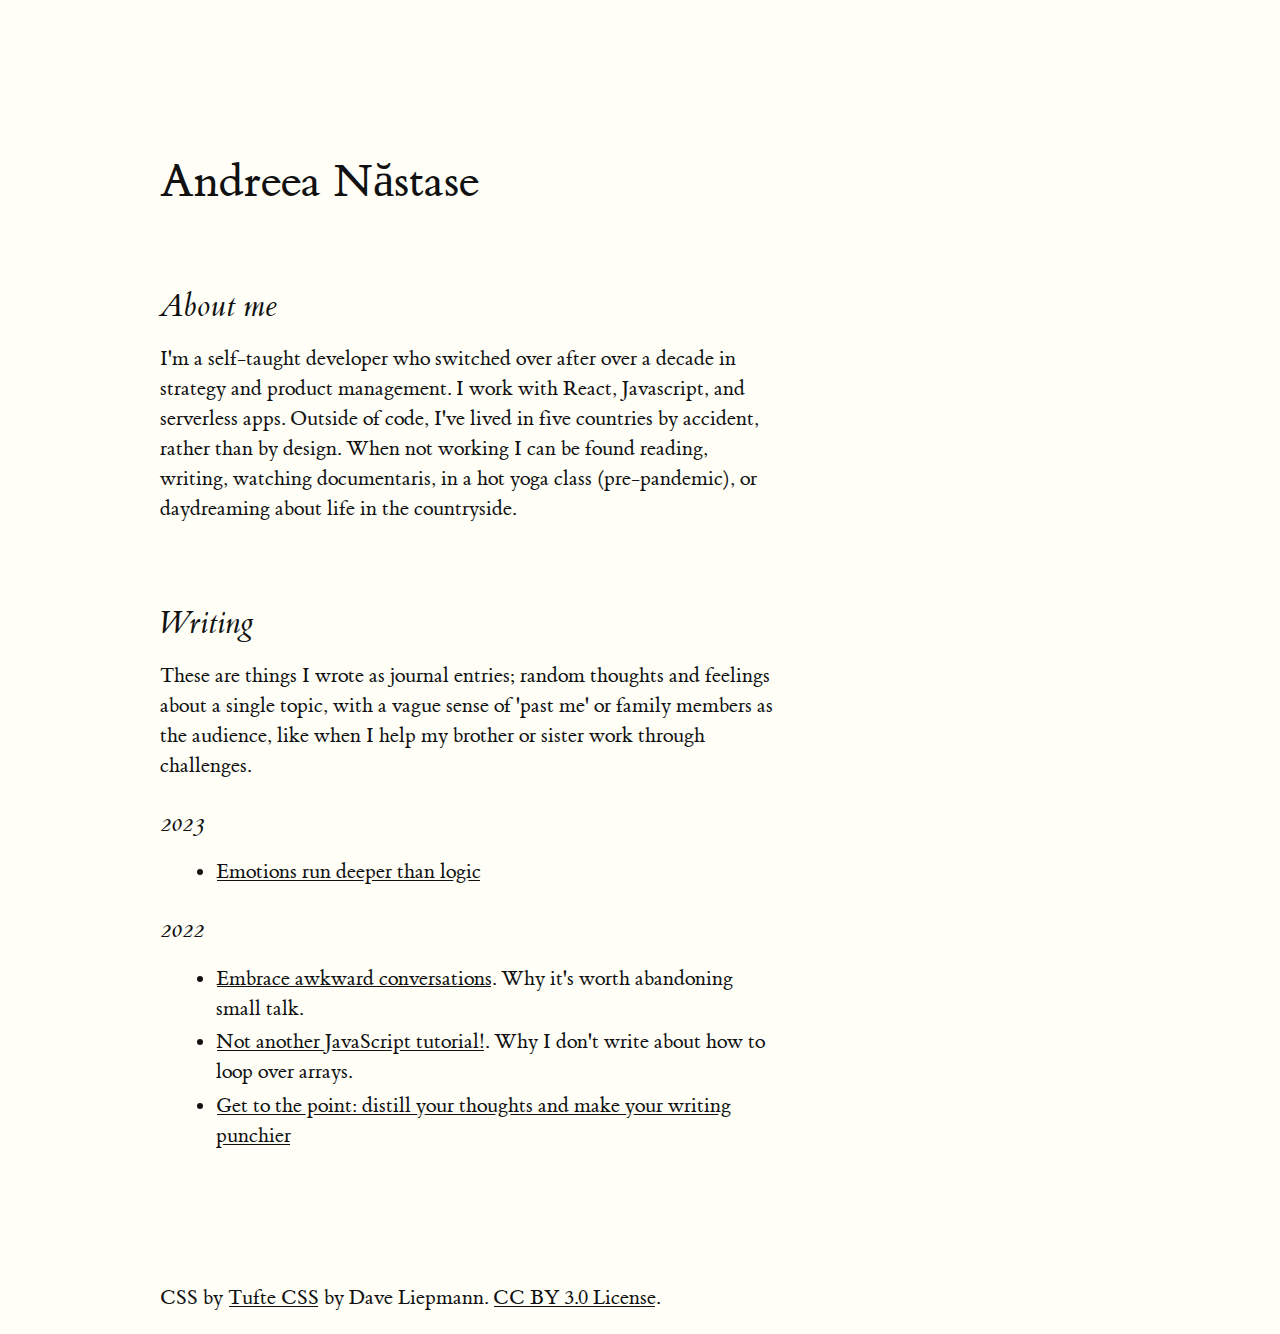
<file: index.html>
<!DOCTYPE html>
<html lang="en">

  <head>
    <meta charset="utf-8" />
    <meta name="viewport" content="width=device-width, initial-scale=1" />
    <link rel="stylesheet" href="css/tufte.css" />
    <title>Andreea Năstase • Software Developer</title>
  </head>

  <body>
    <article>
      <section>
        <h1>Andreea Năstase</h1>
      </section>
      <section>
        <h2>About me</h2>
        <p> I'm a self-taught developer who switched over after over a decade in strategy and
          product management. I work with React, Javascript, and serverless apps. Outside of code,
          I've lived in five countries by accident, rather than by design. When not working I can be
          found reading, writing, watching documentaris, in a hot yoga class (pre-pandemic), or
          daydreaming about life in the countryside. </p>
      </section>
      <section>
        <h2>Writing</h2>
        <p> These are things I wrote as journal entries; random thoughts and feelings about a single
          topic, with a vague sense of 'past me' or family members as the audience, like when I help
          my brother or sister work through challenges. </p>
        <h3>2023</h3>
        <ul>
          <li><a href="https://diemkay.github.io/posts/emotions-trump-logic.html"
              rel="noopener noreferrer">Emotions run deeper than logic</a></li>
        </ul>
        <h3>2022</h3>
        <ul>
          <li><a href="https://diemkay.github.io/posts/embrace-the-awkward.html"
              rel="noopener noreferrer">Embrace awkward conversations</a>. Why it's worth abandoning
            small talk.</li>
          <li><a href="https://diemkay.github.io/posts/not-another-js-tutorial.html"
              rel="noopener noreferrer">Not another JavaScript tutorial!</a>. Why I don't write
            about how to loop over arrays.</li>
          <li><a href="https://diemkay.github.io/posts/get-to-the-point.html"
              rel="noopener noreferrer">Get to the point: distill your thoughts and make your
              writing punchier</a></li>
        </ul>
      </section>
    </article>
    <footer>
      <p class="footer"> CSS by <a href="https://edwardtufte.github.io/tufte-css/">Tufte CSS</a> by
        Dave Liepmann. <a href="https://creativecommons.org/licenses/by/3.0/">CC BY 3.0 License</a>.
      </p>
    </footer>
  </body>

</html>
</file>
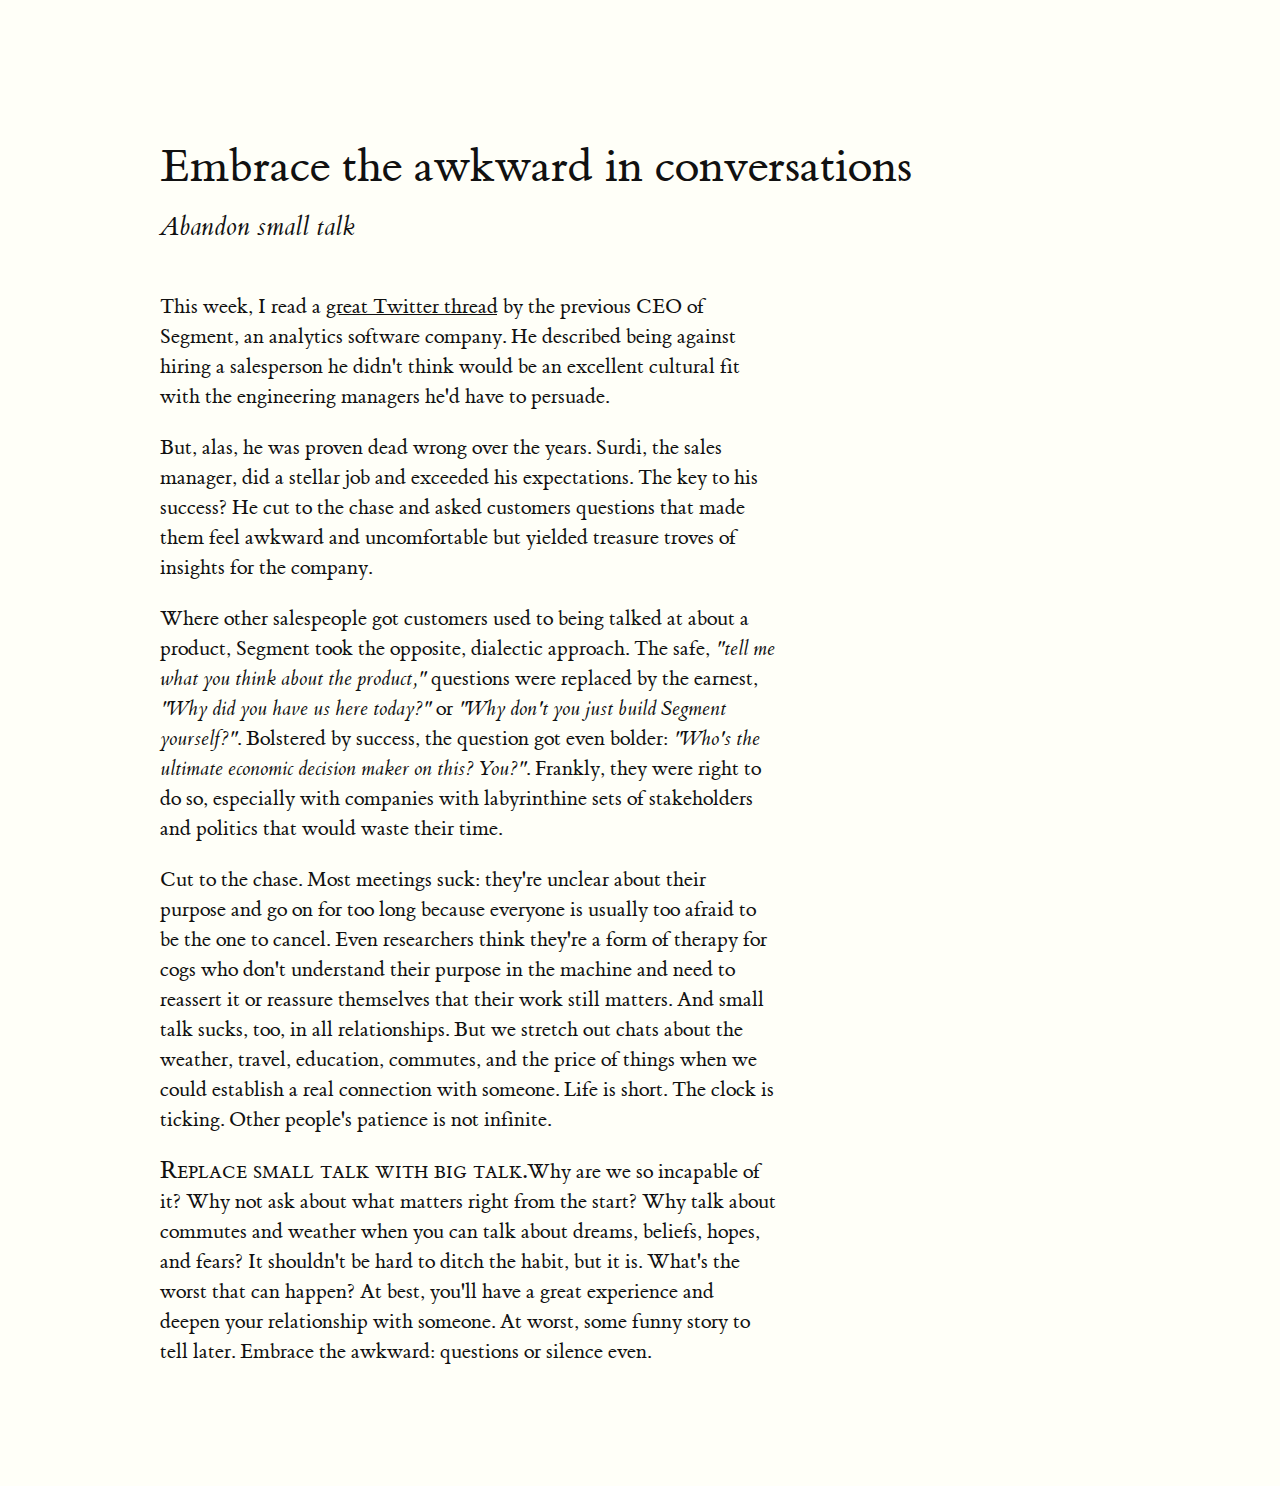
<file: posts/embrace-the-awkward.html>
<!DOCTYPE html>
<html lang="en">

  <head>
    <meta charset="utf-8" />
    <meta name="viewport" content="width=device-width, initial-scale=1" />
    <link rel="stylesheet" href="../css/tufte.css" />
    <title>Embrace the awkward</title>
  </head>

  <body>
    <article>
      <h1>Embrace the awkward in conversations</h1>
      <p class="subtitle">Abandon small talk</p>
      <section>
        <p>This week, I read a <a href="https://twitter.com/reinpk/status/1483476822897668099?s=20"
            target="_blank">great Twitter thread</a> by the previous CEO of Segment, an analytics
          software company. He described being against hiring a salesperson he didn't think would be
          an excellent cultural fit with the engineering managers he'd have to persuade. </p>
        <p>But, alas, he was proven dead wrong over the years. Surdi, the sales manager, did a
          stellar job and exceeded his expectations. The key to his success? He cut to the chase and
          asked customers questions that made them feel awkward and uncomfortable but yielded
          treasure troves of insights for the company.</p>
        <p> Where other salespeople got customers used to being talked at about a product, Segment
          took the opposite, dialectic approach. The safe, <em>"tell me what you think about the
            product,"</em> questions were replaced by the earnest, <em>"Why did you have us here
            today?"</em> or <em>"Why don't you just build Segment yourself?"</em>. Bolstered by
          success, the question got even bolder: <em>"Who's the ultimate economic decision maker on
            this? You?"</em>. Frankly, they were right to do so, especially with companies with
          labyrinthine sets of stakeholders and politics that would waste their time. </p>
        <p>Cut to the chase. Most meetings suck: they're unclear about their purpose and go on for
          too long because everyone is usually too afraid to be the one to cancel. Even researchers
          think they're a form of therapy for cogs who don't understand their purpose in the machine
          and need to reassert it or reassure themselves that their work still matters. And small
          talk sucks, too, in all relationships. But we stretch out chats about the weather, travel,
          education, commutes, and the price of things when we could establish a real connection
          with someone. Life is short. The clock is ticking. Other people's patience is not
          infinite. </p>
        <p><span class="newthought">Replace small talk with big talk.</span>Why are we so incapable
          of it? Why not ask about what matters right from the start? Why talk about commutes and
          weather when you can talk about dreams, beliefs, hopes, and fears? It shouldn't be hard to
          ditch the habit, but it is. What's the worst that can happen? At best, you'll have a great
          experience and deepen your relationship with someone. At worst, some funny story to tell
          later. Embrace the awkward: questions or silence even.</p>
        </p>
      </section>
    </article>
  </body>

</html>
</file>
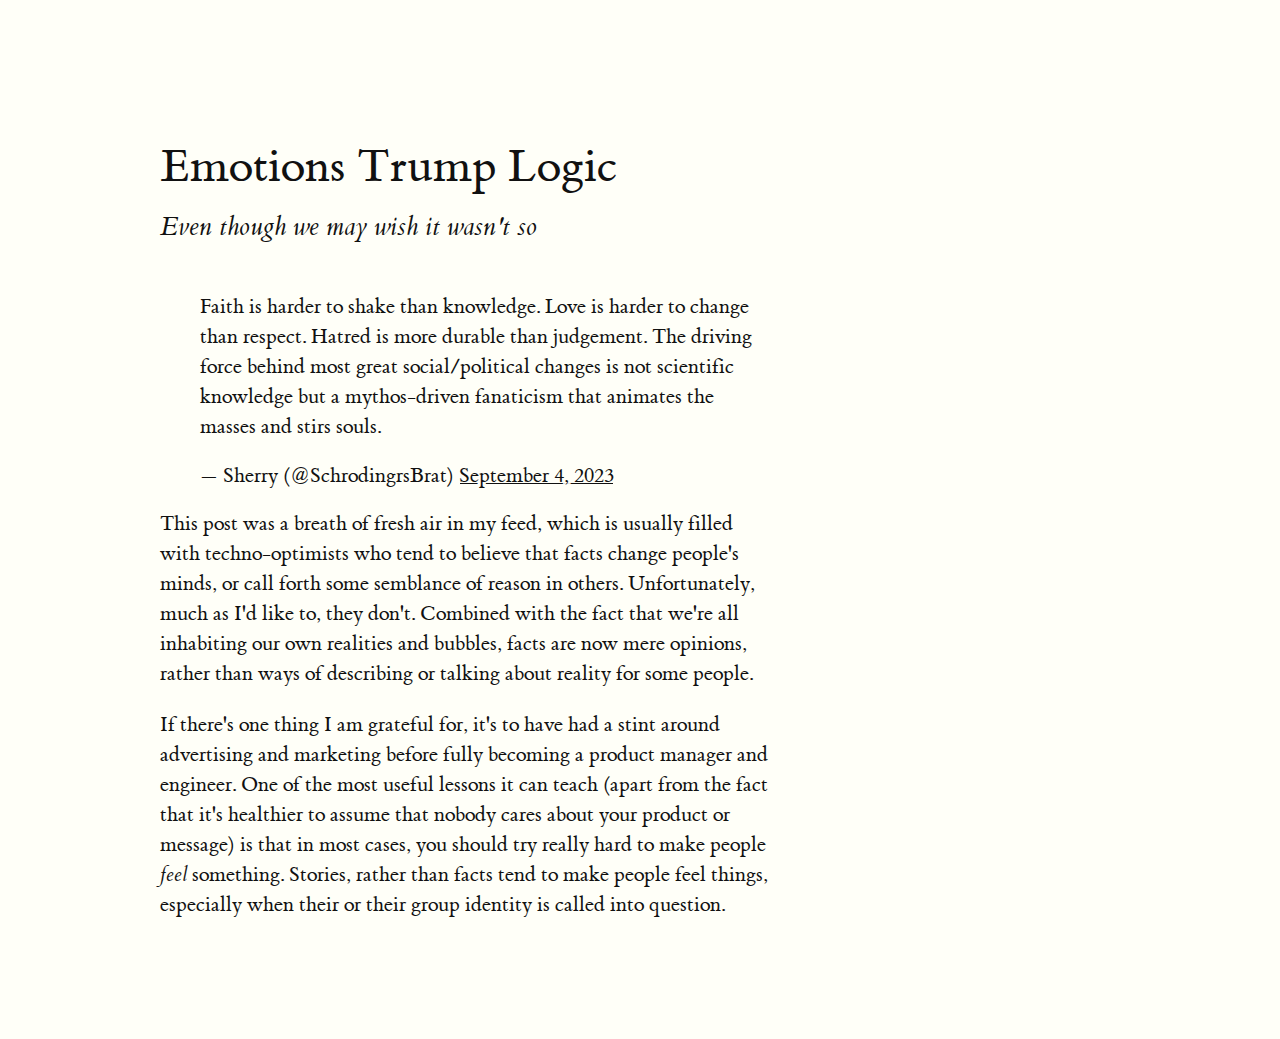
<file: posts/emotions-trump-logic.html>
<!DOCTYPE html>
<html lang="en">

  <head>
    <meta charset="utf-8" />
    <meta name="viewport" content="width=device-width, initial-scale=1" />
    <link rel="stylesheet" href="../css/tufte.css" />
    <title>Emotions Trump Logic</title>
  </head>

  <body>
    <article>
      <h1>Emotions Trump Logic</h1>
      <p class="subtitle">Even though we may wish it wasn't so</p>
      <section>
        <blockquote class="twitter-tweet">
          <p lang="en" dir="ltr">Faith is harder to shake than knowledge. Love is harder to change
            than respect. Hatred is more durable than judgement. The driving force behind most great
            social/political changes is not scientific knowledge but a mythos-driven fanaticism that
            animates the masses and stirs souls.</p>&mdash; Sherry (@SchrodingrsBrat) <a
            href="https://twitter.com/SchrodingrsBrat/status/1698798596206825598?ref_src=twsrc%5Etfw">September
            4, 2023</a>
        </blockquote>
        <script async src="https://platform.twitter.com/widgets.js" charset="utf-8"></script>
        <p>This post was a breath of fresh air in my feed, which is usually filled with
          techno-optimists who tend to believe that facts change people's minds, or call forth some
          semblance of reason in others. Unfortunately, much as I'd like to, they don't. Combined
          with the fact that we're all inhabiting our own realities and bubbles, facts are now mere
          opinions, rather than ways of describing or talking about reality for some people.</p>
        <p>If there's one thing I am grateful for, it's to have had a stint around advertising and
          marketing before fully becoming a product manager and engineer. One of the most useful
          lessons it can teach (apart from the fact that it's healthier to assume that nobody cares
          about your product or message) is that in most cases, you should try really hard to make
          people <em>feel</em> something. Stories, rather than facts tend to make people feel
          things, especially when their or their group identity is called into question.</p>
      </section>
    </article>
  </body>

</html>
</file>
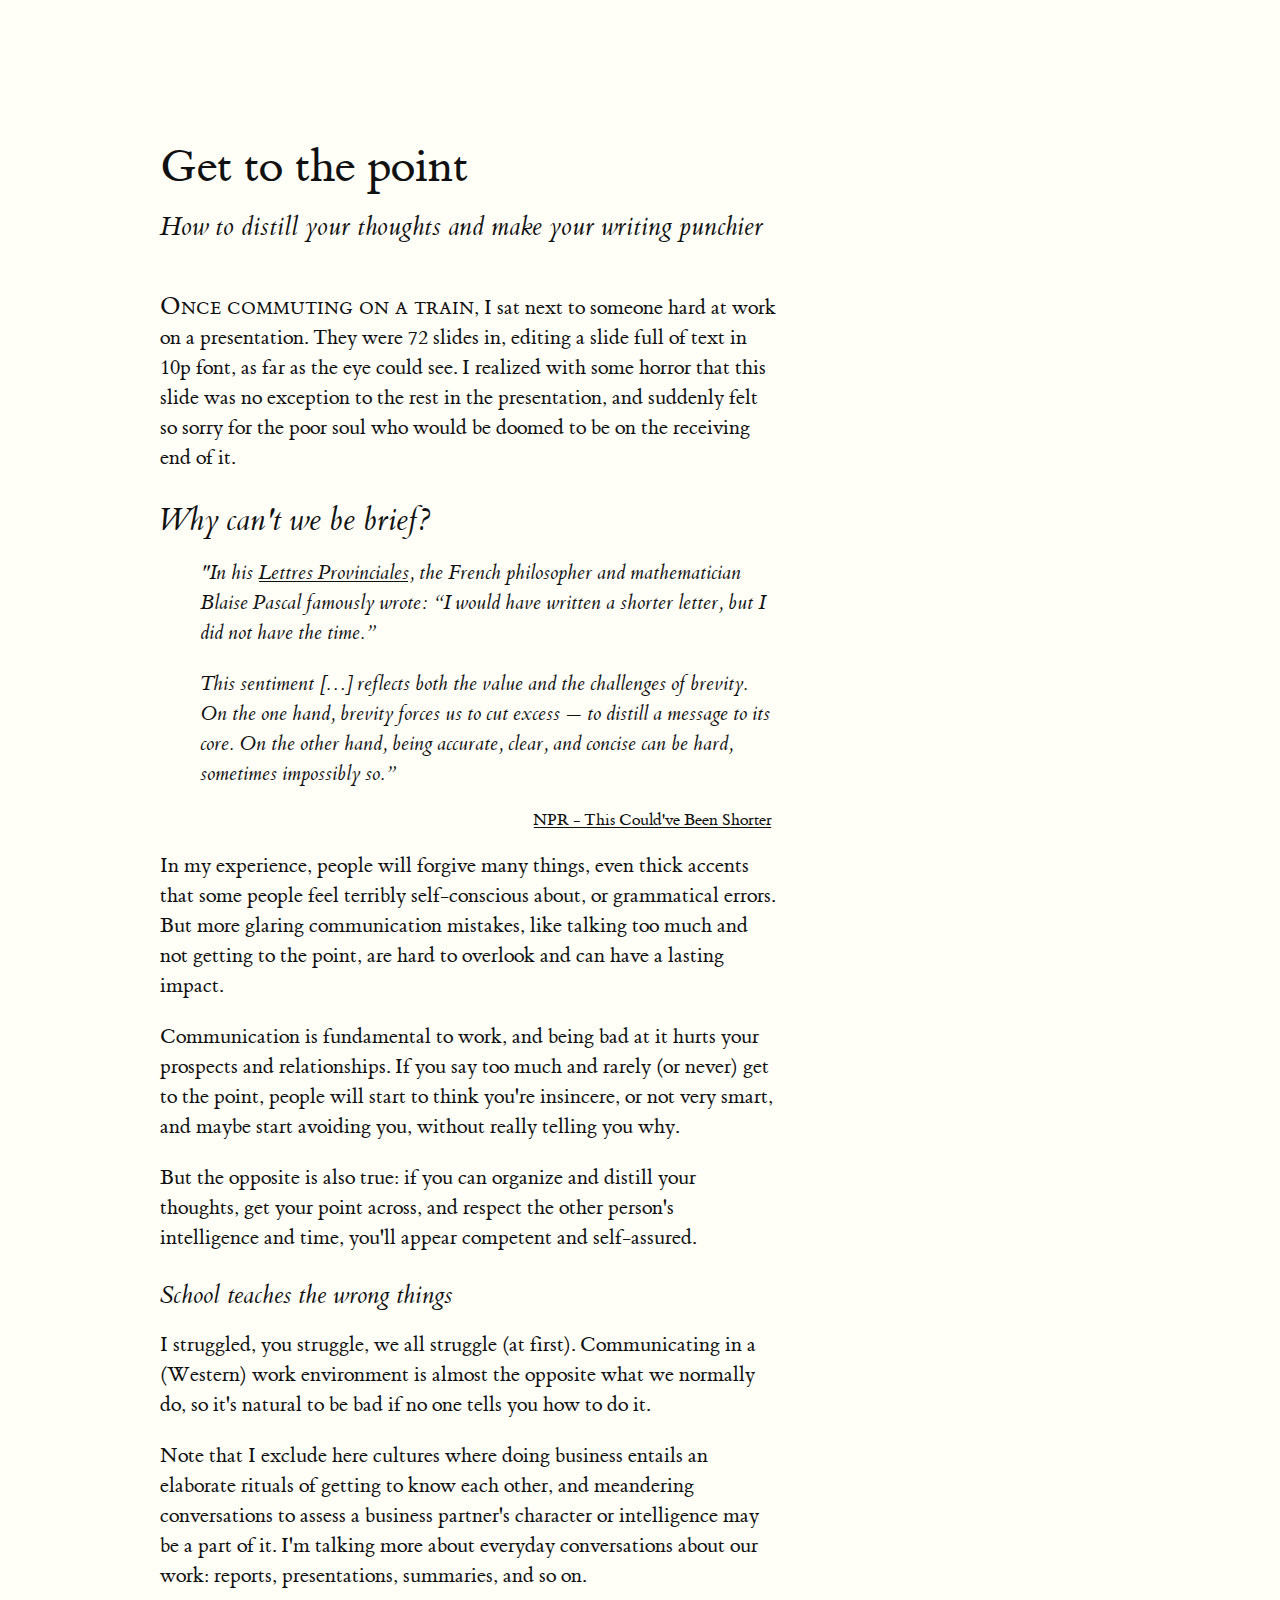
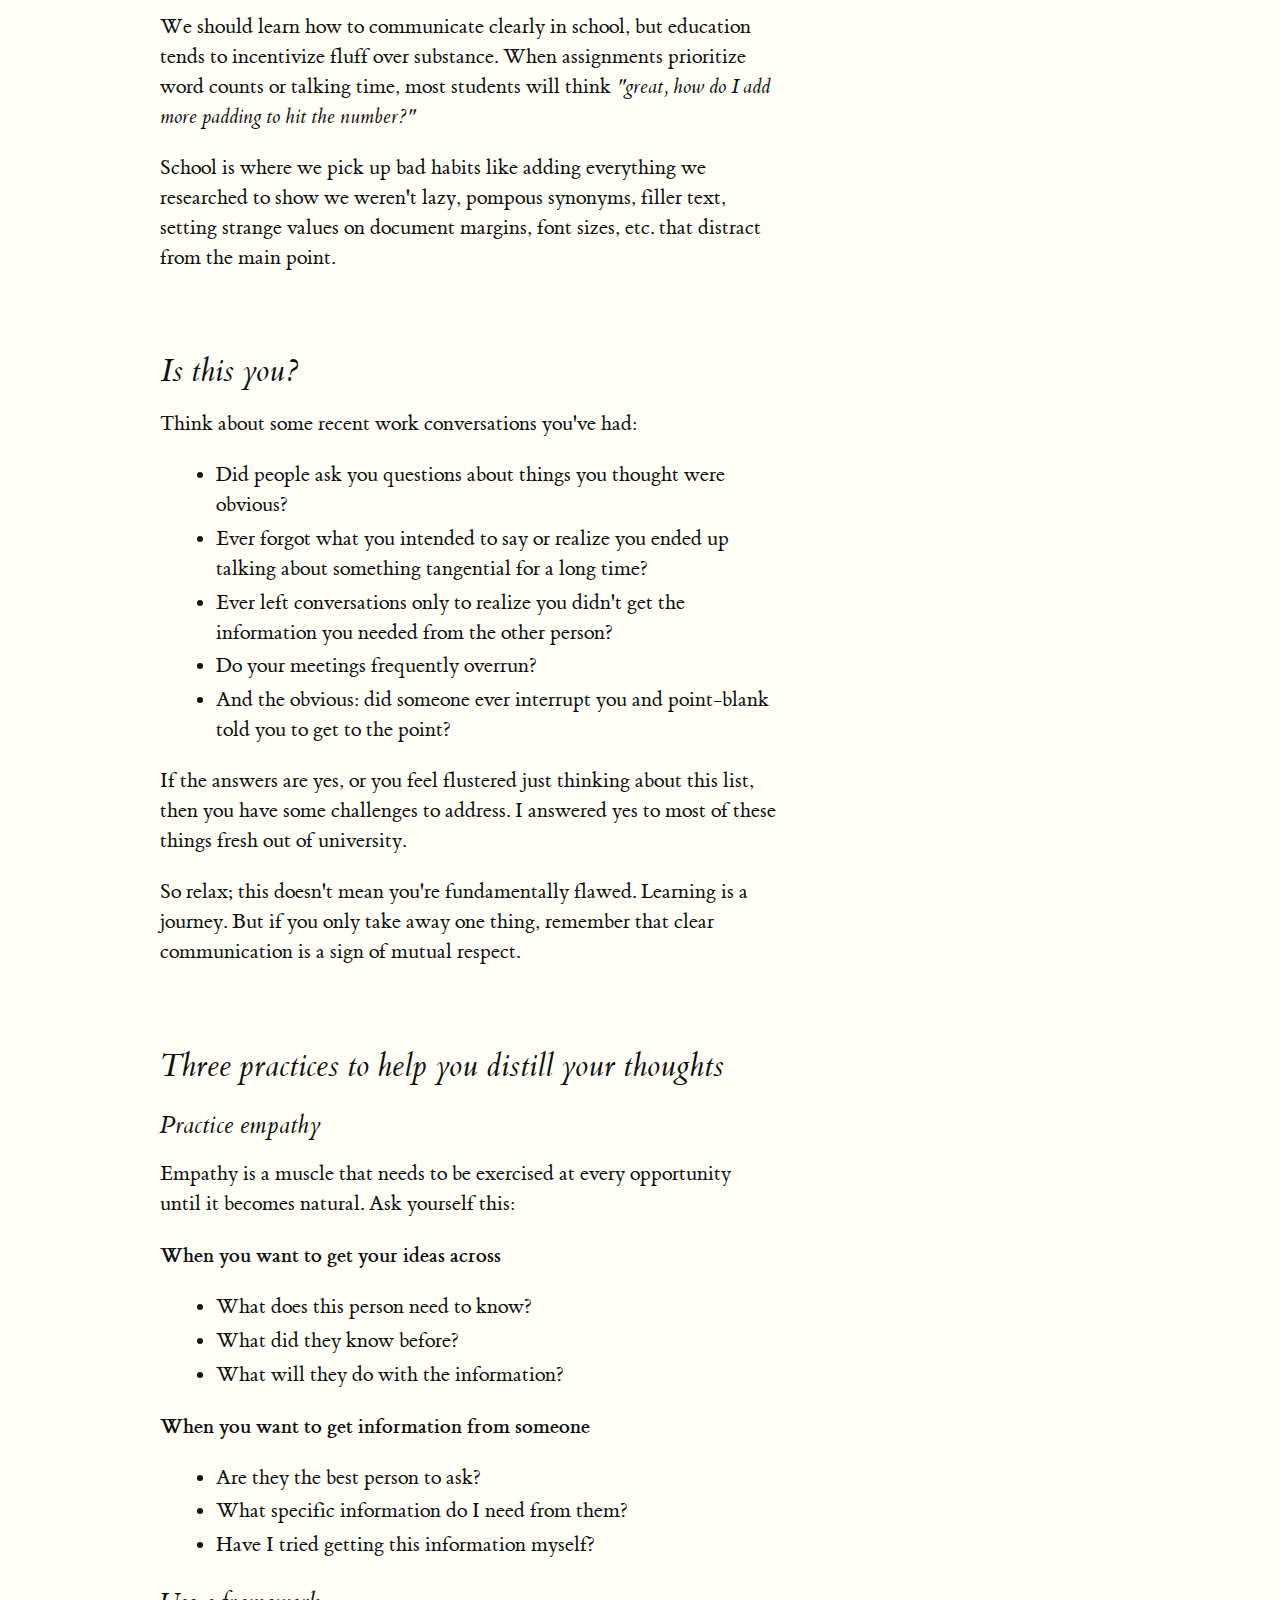
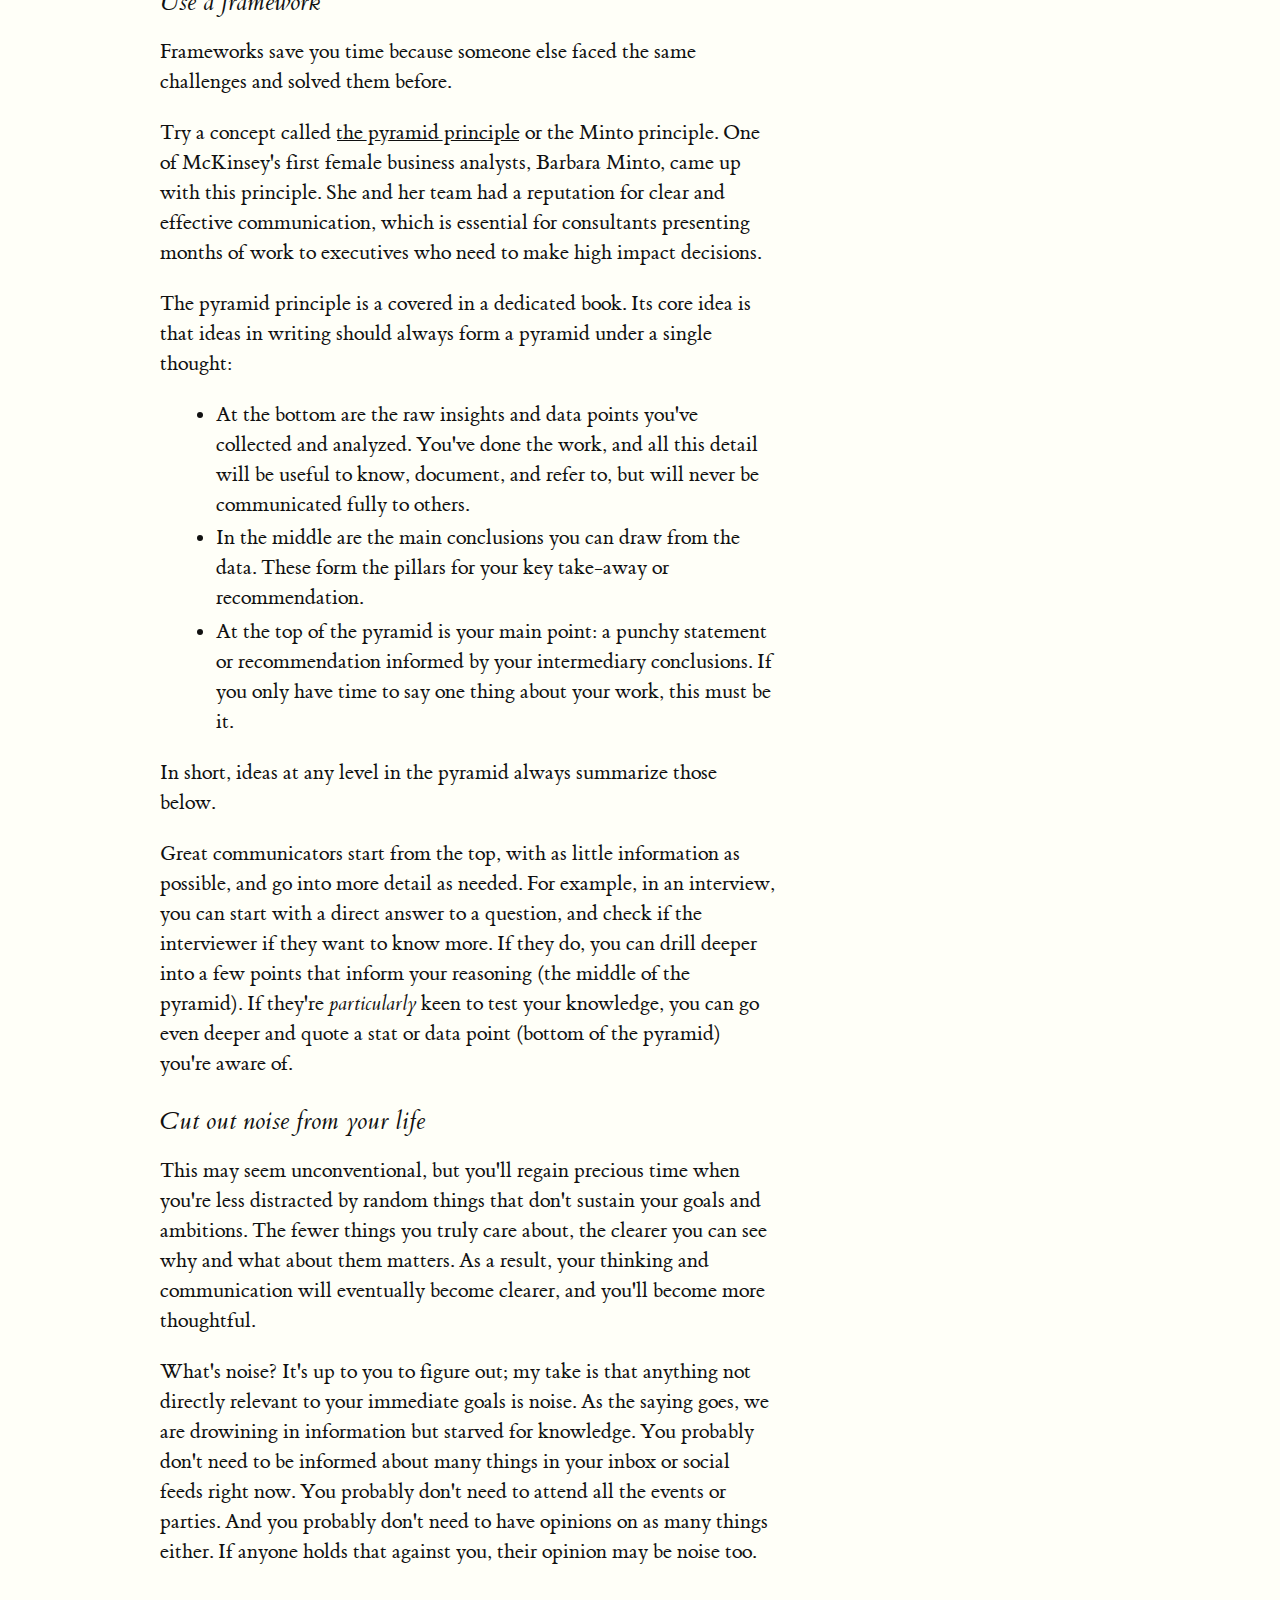
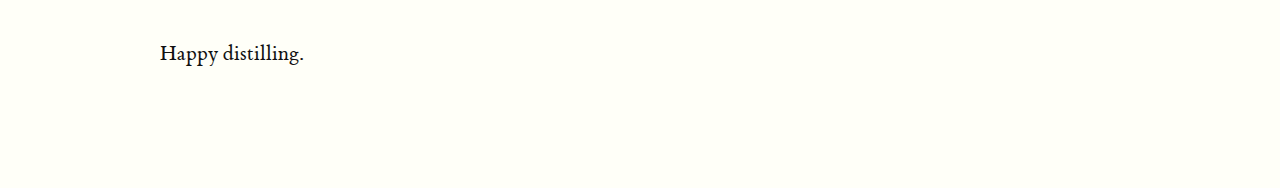
<file: posts/get-to-the-point.html>
<!DOCTYPE html>
<html lang="en">

  <head>
    <meta charset="utf-8" />
    <meta name="viewport" content="width=device-width, initial-scale=1" />
    <link rel="stylesheet" href="../css/tufte.css" />
    <title>Get to the point</title>
  </head>

  <body>
    <article>
      <h1>Get to the point</h1>
      <p class="subtitle">How to distill your thoughts and make your writing punchier</p>
      <section>
        <p><span class="newthought">Once commuting on a train</span>, I sat next to someone hard at
          work on a presentation. They were 72 slides in, editing a slide full of text in 10p font,
          as far as the eye could see. I realized with some horror that this slide was no exception
          to the rest in the presentation, and suddenly felt so sorry for the poor soul who would be
          doomed to be on the receiving end of it.</p>
        <p>
        <h2>Why can't we be brief?</h2>
        <blockquote>
          <p>
            <i>"In his <a href="http://en.wikipedia.org/wiki/Lettres_provinciales" target="_blank"
                rel="noopener noreferrer">Lettres Provinciales</a>, the French philosopher and
              mathematician Blaise Pascal famously wrote: “I would have written a shorter letter,
              but I did not have the time.”</i>
          </p>
          <p>
            <i>This sentiment […] reflects both the value and the challenges of brevity. On the one
              hand, brevity forces us to cut excess — to distill a message to its core. On the other
              hand, being accurate, clear, and concise can be hard, sometimes impossibly so.”</i>
          </p>
          <footer><a
              href="https://www.npr.org/sections/13.7/2014/02/03/270680304/this-could-have-been-shorter"
              target="_blank" rel="noopener noreferrer">NPR - This Could've Been Shorter</a>
          </footer>
          </p>
        </blockquote>
        <p>In my experience, people will forgive many things, even thick accents that some people
          feel terribly self-conscious about, or grammatical errors. But more glaring communication
          mistakes, like talking too much and not getting to the point, are hard to overlook and can
          have a lasting impact.</p>
        <p>Communication is fundamental to work, and being bad at it hurts your prospects and
          relationships. If you say too much and rarely (or never) get to the point, people will
          start to think you&apos;re insincere, or not very smart, and maybe start avoiding you,
          without really telling you why. </p>
        <p>But the opposite is also true: if you can organize and distill your thoughts, get your
          point across, and respect the other person&apos;s intelligence and time, you&apos;ll
          appear competent and self-assured.</p>
        <h3>School teaches the wrong things</h3>
        <p> I struggled, you struggle, we all struggle (at first). Communicating in a (Western) work
          environment is almost the opposite what we normally do, so it's natural to be bad if no
          one tells you how to do it.</p>
        <p>Note that I exclude here cultures where doing business entails an elaborate rituals of
          getting to know each other, and meandering conversations to assess a business partner's
          character or intelligence may be a part of it. I'm talking more about everyday
          conversations about our work: reports, presentations, summaries, and so on.</p>
        <p>We should learn how to communicate clearly in school, but education tends to incentivize
          fluff over substance. When assignments prioritize word counts or talking time, most
          students will think <em>"great, how do I add more padding to hit the number?"</em></p>
        <p>School is where we pick up bad habits like adding everything we researched to show we
          weren't lazy, pompous synonyms, filler text, setting strange values on document margins,
          font sizes, etc. that distract from the main point.</p>
      </section>
      <section>
        <h2>Is this you?</h2>
        <p>Think about some recent work conversations you've had:</p>
        <ul>
          <li>Did people ask you questions about things you thought were obvious?</li>
          <li>Ever forgot what you intended to say or realize you ended up talking about something
            tangential for a long time?</li>
          <li>Ever left conversations only to realize you didn't get the information you needed from
            the other person?</li>
          <li>Do your meetings frequently overrun?</li>
          <li>And the obvious: did someone ever interrupt you and point-blank told you to get to the
            point?</li>
        </ul>
        <p>If the answers are yes, or you feel flustered just thinking about this list, then you
          have some challenges to address. I answered yes to most of these things fresh out of
          university.</p>
        <p> So relax; this doesn't mean you're fundamentally flawed. Learning is a journey. But if
          you only take away one thing, remember that clear communication is a sign of mutual
          respect. </p>
      </section>
      <section>
        <h2>Three practices to help you distill your thoughts</h2>
        <h3>Practice empathy</h3>
        <p> Empathy is a muscle that needs to be exercised at every opportunity until it becomes
          natural. Ask yourself this:</p>
        <p> <strong>When you want to get your ideas across</strong></p>
        <ul>
          <li>What does this person need to know?</li>
          <li>What did they know before?</li>
          <li>What will they do with the information?</li>
        </ul>
        </p>
        <p> <strong>When you want to get information from someone</strong></p>
        <p>
        <ul>
          <li>Are they the best person to ask?</li>
          <li>What specific information do I need from them?</li>
          <li>Have I tried getting this information myself?</li>
        </ul>
        </p>
        <h3>Use a framework</h3>
        <p>Frameworks save you time because someone else faced the same challenges and solved them
          before.</p>
        <p>Try a concept called <a
            href="https://www.amazon.com/Pyramid-Principle-Logic-Writing-Thinking/dp/0273710516">the
            pyramid principle</a> or the Minto principle. One of McKinsey's first female business
          analysts, Barbara Minto, came up with this principle. She and her team had a reputation
          for clear and effective communication, which is essential for consultants presenting
          months of work to executives who need to make high impact decisions.</p>
        <p>The pyramid principle is a covered in a dedicated book. Its core idea is that ideas in
          writing should always form a pyramid under a single thought:</p>
        <ul>
          <li>At the bottom are the raw insights and data points you've collected and analyzed.
            You've done the work, and all this detail will be useful to know, document, and refer
            to, but will never be communicated fully to others.</li>
          <li>In the middle are the main conclusions you can draw from the data. These form the
            pillars for your key take-away or recommendation.</li>
          <li>At the top of the pyramid is your main point: a punchy statement or recommendation
            informed by your intermediary conclusions. If you only have time to say one thing about
            your work, this must be it.</li>
        </ul>
        <p>In short, ideas at any level in the pyramid always summarize those below. </p>
        <p>Great communicators start from the top, with as little information as possible, and go
          into more detail as needed. For example, in an interview, you can start with a direct
          answer to a question, and check if the interviewer if they want to know more. If they do,
          you can drill deeper into a few points that inform your reasoning (the middle of the
          pyramid). If they're <em>particularly</em> keen to test your knowledge, you can go even
          deeper and quote a stat or data point (bottom of the pyramid) you're aware of.</p>
        <h3>Cut out noise from your life</h3>
        <p>This may seem unconventional, but you'll regain precious time when you're less distracted
          by random things that don't sustain your goals and ambitions. The fewer things you truly
          care about, the clearer you can see why and what about them matters. As a result, your
          thinking and communication will eventually become clearer, and you'll become more
          thoughtful.</p>
        <p>What's noise? It's up to you to figure out; my take is that anything not directly
          relevant to your immediate goals is noise. As the saying goes, we are drowining in
          information but starved for knowledge. You probably don't need to be informed about many
          things in your inbox or social feeds right now. You probably don't need to attend all the
          events or parties. And you probably don't need to have opinions on as many things either.
          If anyone holds that against you, their opinion may be noise too. </p>
      </section>
      <section>
        <p>Happy distilling.</p>
      </section>
    </article>
  </body>

</html>
</file>
<file: css/tufte.css>
@charset "UTF-8";

/* Import ET Book styles
   adapted from https://github.com/edwardtufte/et-book/blob/gh-pages/et-book.css */

@font-face {
    font-family: "et-book";
    src: url("et-book/et-book-roman-line-figures/et-book-roman-line-figures.eot");
    src: url("et-book/et-book-roman-line-figures/et-book-roman-line-figures.eot?#iefix") format("embedded-opentype"), url("et-book/et-book-roman-line-figures/et-book-roman-line-figures.woff") format("woff"), url("et-book/et-book-roman-line-figures/et-book-roman-line-figures.ttf") format("truetype"), url("et-book/et-book-roman-line-figures/et-book-roman-line-figures.svg#etbookromanosf") format("svg");
    font-weight: normal;
    font-style: normal;
    font-display: swap;
}

@font-face {
    font-family: "et-book";
    src: url("et-book/et-book-display-italic-old-style-figures/et-book-display-italic-old-style-figures.eot");
    src: url("et-book/et-book-display-italic-old-style-figures/et-book-display-italic-old-style-figures.eot?#iefix") format("embedded-opentype"), url("et-book/et-book-display-italic-old-style-figures/et-book-display-italic-old-style-figures.woff") format("woff"), url("et-book/et-book-display-italic-old-style-figures/et-book-display-italic-old-style-figures.ttf") format("truetype"), url("et-book/et-book-display-italic-old-style-figures/et-book-display-italic-old-style-figures.svg#etbookromanosf") format("svg");
    font-weight: normal;
    font-style: italic;
    font-display: swap;
}

@font-face {
    font-family: "et-book";
    src: url("et-book/et-book-bold-line-figures/et-book-bold-line-figures.eot");
    src: url("et-book/et-book-bold-line-figures/et-book-bold-line-figures.eot?#iefix") format("embedded-opentype"), url("et-book/et-book-bold-line-figures/et-book-bold-line-figures.woff") format("woff"), url("et-book/et-book-bold-line-figures/et-book-bold-line-figures.ttf") format("truetype"), url("et-book/et-book-bold-line-figures/et-book-bold-line-figures.svg#etbookromanosf") format("svg");
    font-weight: bold;
    font-style: normal;
    font-display: swap;
}

@font-face {
    font-family: "et-book-roman-old-style";
    src: url("et-book/et-book-roman-old-style-figures/et-book-roman-old-style-figures.eot");
    src: url("et-book/et-book-roman-old-style-figures/et-book-roman-old-style-figures.eot?#iefix") format("embedded-opentype"), url("et-book/et-book-roman-old-style-figures/et-book-roman-old-style-figures.woff") format("woff"), url("et-book/et-book-roman-old-style-figures/et-book-roman-old-style-figures.ttf") format("truetype"), url("et-book/et-book-roman-old-style-figures/et-book-roman-old-style-figures.svg#etbookromanosf") format("svg");
    font-weight: normal;
    font-style: normal;
    font-display: swap;
}

/* Tufte CSS styles */
html {
    font-size: 15px;
}

body {
    width: 87.5%;
    margin-left: auto;
    margin-right: auto;
    padding-left: 12.5%;
    font-family: et-book, Palatino, "Palatino Linotype", "Palatino LT STD", "Book Antiqua", Georgia, serif;
    background-color: #fffff8;
    color: #111;
    max-width: 1400px;
    counter-reset: sidenote-counter;
}

/* Adds dark mode */
@media (prefers-color-scheme: dark) {
    body {
        background-color: #151515;
        color: #ddd;
    }
}

h1 {
    font-weight: 400;
    margin-top: 4rem;
    margin-bottom: 1.5rem;
    font-size: 3.2rem;
    line-height: 1;
}

h2 {
    font-style: italic;
    font-weight: 400;
    margin-top: 2.1rem;
    margin-bottom: 1.4rem;
    font-size: 2.2rem;
    line-height: 1;
}

h3 {
    font-style: italic;
    font-weight: 400;
    font-size: 1.7rem;
    margin-top: 2rem;
    margin-bottom: 1.4rem;
    line-height: 1;
}

hr {
    display: block;
    height: 1px;
    width: 55%;
    border: 0;
    border-top: 1px solid #ccc;
    margin: 1em 0;
    padding: 0;
}

p.subtitle {
    font-style: italic;
    margin-top: 1rem;
    margin-bottom: 1rem;
    font-size: 1.8rem;
    display: block;
    line-height: 1;
}

.numeral {
    font-family: et-book-roman-old-style;
}

.danger {
    color: red;
}

article {
    padding: 5rem 0rem;
}

section {
    padding-top: 1rem;
    padding-bottom: 1rem;
}

p,
dl,
ol,
ul {
    font-size: 1.4rem;
    line-height: 2rem;
}

p {
    margin-top: 1.4rem;
    margin-bottom: 1.4rem;
    padding-right: 0;
    vertical-align: baseline;
}

/* Chapter Epigraphs */
div.epigraph {
    margin: 5em 0;
}

div.epigraph > blockquote {
    margin-top: 3em;
    margin-bottom: 3em;
}

div.epigraph > blockquote,
div.epigraph > blockquote > p {
    font-style: italic;
}

div.epigraph > blockquote > footer {
    font-style: normal;
}

div.epigraph > blockquote > footer > cite {
    font-style: italic;
}
/* end chapter epigraphs styles */

blockquote {
    font-size: 1.4rem;
}

blockquote p {
    width: 55%;
    margin-right: 40px;
}

blockquote footer {
    width: 55%;
    font-size: 1.1rem;
    text-align: right;
}

section > p,
section > footer,
section > table {
    width: 55%;
}

/* 50 + 5 == 55, to be the same width as paragraph */
section > dl,
section > ol,
section > ul {
    width: 50%;
    -webkit-padding-start: 5%;
}

dt:not(:first-child),
li:not(:first-child) {
    margin-top: 0.25rem;
}

figure {
    padding: 0;
    border: 0;
    font-size: 100%;
    font: inherit;
    vertical-align: baseline;
    max-width: 55%;
    -webkit-margin-start: 0;
    -webkit-margin-end: 0;
    margin: 0 0 3em 0;
}

figcaption {
    float: right;
    clear: right;
    margin-top: 0;
    margin-bottom: 0;
    font-size: 1.1rem;
    line-height: 1.6;
    vertical-align: baseline;
    position: relative;
    max-width: 40%;
}

figure.fullwidth figcaption {
    margin-right: 24%;
}

/* Links: replicate underline that clears descenders */
a:link,
a:visited {
    color: inherit;
}

.no-tufte-underline:link {
    background: unset;
    text-shadow: unset;
}

a:link, .tufte-underline, .hover-tufte-underline:hover {
    text-decoration: none;
    background: -webkit-linear-gradient(#fffff8, #fffff8), -webkit-linear-gradient(#fffff8, #fffff8), -webkit-linear-gradient(currentColor, currentColor);
    background: linear-gradient(#fffff8, #fffff8), linear-gradient(#fffff8, #fffff8), linear-gradient(currentColor, currentColor);
    -webkit-background-size: 0.05em 1px, 0.05em 1px, 1px 1px;
    -moz-background-size: 0.05em 1px, 0.05em 1px, 1px 1px;
    background-size: 0.05em 1px, 0.05em 1px, 1px 1px;
    background-repeat: no-repeat, no-repeat, repeat-x;
    text-shadow: 0.03em 0 #fffff8, -0.03em 0 #fffff8, 0 0.03em #fffff8, 0 -0.03em #fffff8, 0.06em 0 #fffff8, -0.06em 0 #fffff8, 0.09em 0 #fffff8, -0.09em 0 #fffff8, 0.12em 0 #fffff8, -0.12em 0 #fffff8, 0.15em 0 #fffff8, -0.15em 0 #fffff8;
    background-position: 0% 93%, 100% 93%, 0% 93%;
}

@media screen and (-webkit-min-device-pixel-ratio: 0) {
    a:link, .tufte-underline, .hover-tufte-underline:hover {
        background-position-y: 87%, 87%, 87%;
    }
}

/* Adds dark mode */
@media (prefers-color-scheme: dark) {
    a:link, .tufte-underline, .hover-tufte-underline:hover {
        text-shadow: 0.03em 0 #151515, -0.03em 0 #151515, 0 0.03em #151515, 0 -0.03em #151515, 0.06em 0 #151515, -0.06em 0 #151515, 0.09em 0 #151515, -0.09em 0 #151515, 0.12em 0 #151515, -0.12em 0 #151515, 0.15em 0 #151515, -0.15em 0 #151515;
    }
}

a:link::selection,
a:link::-moz-selection {
    text-shadow: 0.03em 0 #b4d5fe, -0.03em 0 #b4d5fe, 0 0.03em #b4d5fe, 0 -0.03em #b4d5fe, 0.06em 0 #b4d5fe, -0.06em 0 #b4d5fe, 0.09em 0 #b4d5fe, -0.09em 0 #b4d5fe, 0.12em 0 #b4d5fe, -0.12em 0 #b4d5fe, 0.15em 0 #b4d5fe, -0.15em 0 #b4d5fe;
    background: #b4d5fe;
}

/* Sidenotes, margin notes, figures, captions */
img {
    max-width: 100%;
}

.sidenote,
.marginnote {
    float: right;
    clear: right;
    margin-right: -60%;
    width: 50%;
    margin-top: 0.3rem;
    margin-bottom: 0;
    font-size: 1.1rem;
    line-height: 1.3;
    vertical-align: baseline;
    position: relative;
}

.sidenote-number {
    counter-increment: sidenote-counter;
}

.sidenote-number:after,
.sidenote:before {
    font-family: et-book-roman-old-style;
    position: relative;
    vertical-align: baseline;
}

.sidenote-number:after {
    content: counter(sidenote-counter);
    font-size: 1rem;
    top: -0.5rem;
    left: 0.1rem;
}

.sidenote:before {
    content: counter(sidenote-counter) " ";
    font-size: 1rem;
    top: -0.5rem;
}

blockquote .sidenote,
blockquote .marginnote {
    margin-right: -82%;
    min-width: 59%;
    text-align: left;
}

div.fullwidth,
table.fullwidth {
    width: 100%;
}

div.table-wrapper {
    overflow-x: auto;
    font-family: "Trebuchet MS", "Gill Sans", "Gill Sans MT", sans-serif;
}

.sans {
    font-family: "Gill Sans", "Gill Sans MT", Calibri, sans-serif;
    letter-spacing: .03em;
}

code, pre > code {
    font-family: Consolas, "Liberation Mono", Menlo, Courier, monospace;
    font-size: 1.0rem;
    line-height: 1.42;
    -webkit-text-size-adjust: 100%; /* Prevent adjustments of font size after orientation changes in iOS. See https://github.com/edwardtufte/tufte-css/issues/81#issuecomment-261953409 */
}

.sans > code {
    font-size: 1.2rem;
}

h1 > code,
h2 > code,
h3 > code {
    font-size: 0.80em;
}

.marginnote > code,
.sidenote > code {
    font-size: 1rem;
}

pre > code {
    font-size: 0.9rem;
    width: 52.5%;
    margin-left: 2.5%;
    overflow-x: auto;
    display: block;
}

pre.fullwidth > code {
    width: 90%;
}

.fullwidth {
    max-width: 90%;
    clear:both;
}

span.newthought {
    font-variant: small-caps;
    font-size: 1.2em;
}

input.margin-toggle {
    display: none;
}

label.sidenote-number {
    display: inline-block;
    max-height: 2rem; /* should be less than or equal to paragraph line-height */
}

label.margin-toggle:not(.sidenote-number) {
    display: none;
}

.iframe-wrapper {
    position: relative;
    padding-bottom: 56.25%; /* 16:9 */
    padding-top: 25px;
    height: 0;
}

.iframe-wrapper iframe {
    position: absolute;
    top: 0;
    left: 0;
    width: 100%;
    height: 100%;
}

@media (max-width: 760px) {
    body {
        width: 84%;
        padding-left: 8%;
        padding-right: 8%;
    }

    hr,
    section > p,
    section > footer,
    section > table {
        width: 100%;
    }

    pre > code {
        width: 97%;
    }

    section > dl,
    section > ol,
    section > ul {
        width: 90%;
    }

    figure {
        max-width: 90%;
    }

    figcaption,
    figure.fullwidth figcaption {
        margin-right: 0%;
        max-width: none;
    }

    blockquote {
        margin-left: 1.5em;
        margin-right: 0em;
    }

    blockquote p,
    blockquote footer {
        width: 100%;
    }

    label.margin-toggle:not(.sidenote-number) {
        display: inline;
    }

    .sidenote,
    .marginnote {
        display: none;
    }

    .margin-toggle:checked + .sidenote,
    .margin-toggle:checked + .marginnote {
        display: block;
        float: left;
        left: 1rem;
        clear: both;
        width: 95%;
        margin: 1rem 2.5%;
        vertical-align: baseline;
        position: relative;
    }

    label {
        cursor: pointer;
    }

    div.table-wrapper,
    table {
        width: 85%;
    }

    img {
        width: 100%;
    }
}
</file>
